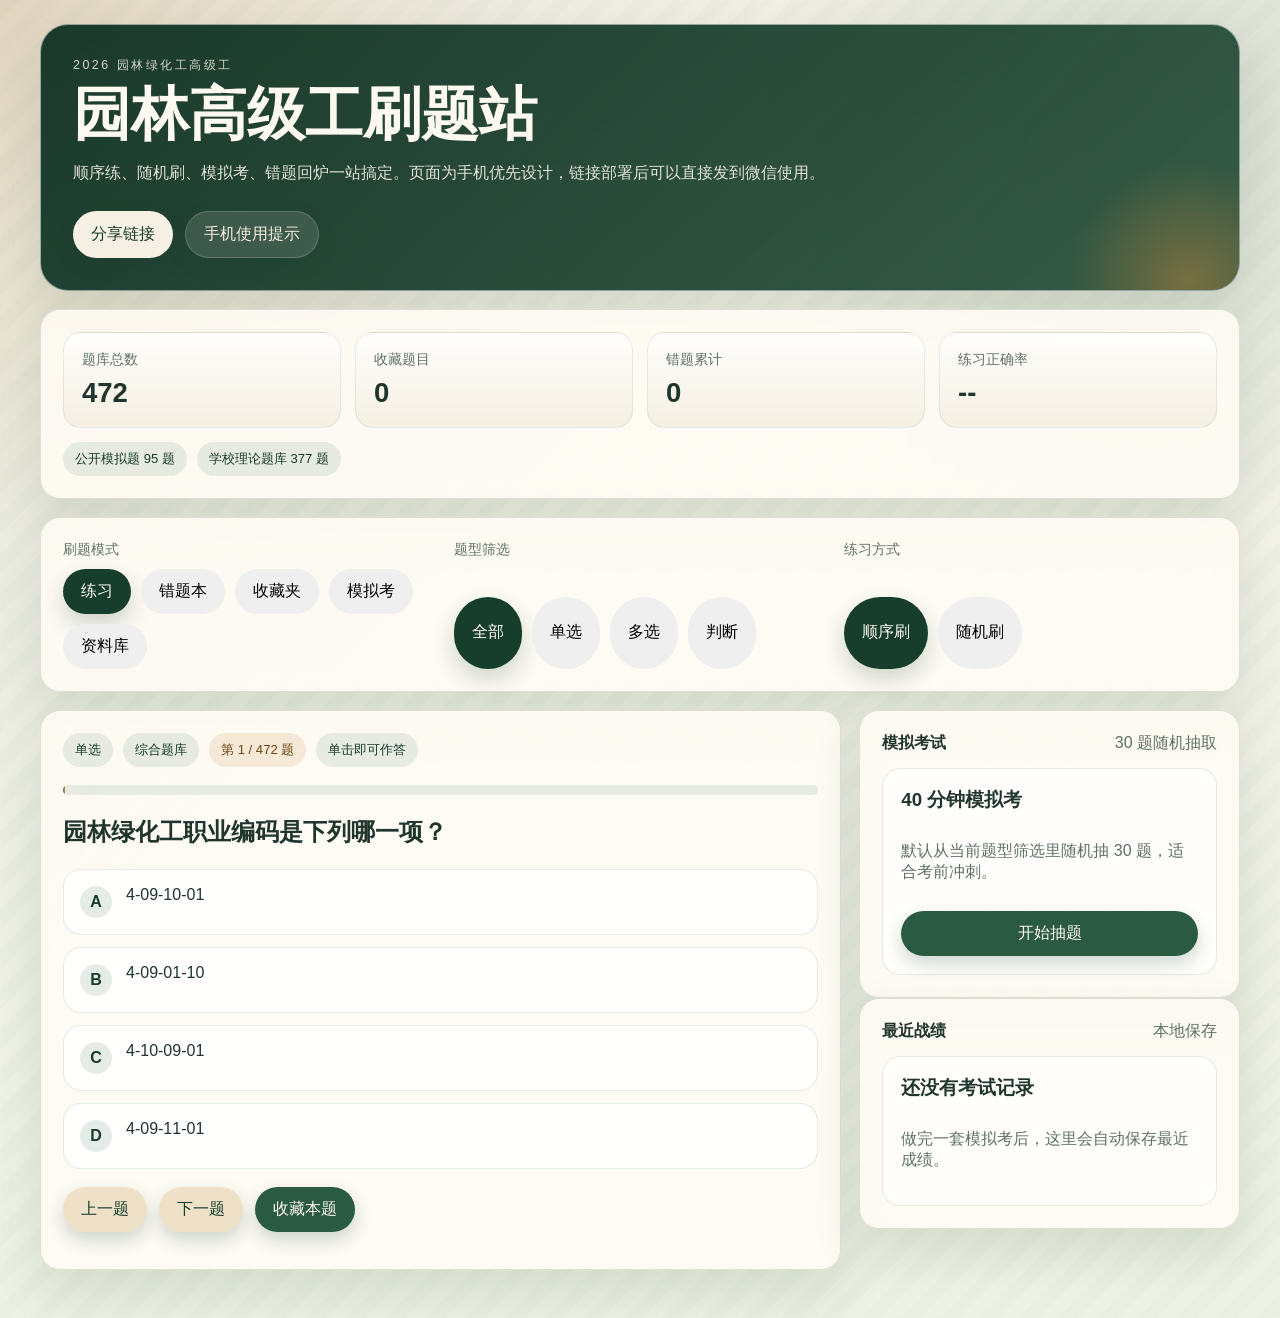
<file: index.html>
<!doctype html>
<html lang="zh-CN">
  <head>
    <meta charset="UTF-8" />
    <meta
      name="viewport"
      content="width=device-width, initial-scale=1, viewport-fit=cover"
    />
    <title>园林高级工刷题站</title>
    <meta
      name="description"
      content="2026年园林绿化工高级工模拟题库刷题站，支持手机刷题、错题本、收藏夹和模拟考试。"
    />
    <meta name="theme-color" content="#274c3d" />
    <link rel="icon" href="./assets/icon.svg" type="image/svg+xml" />
    <link rel="manifest" href="./manifest.webmanifest" />
    <link rel="stylesheet" href="./styles.css" />
  </head>
  <body>
    <div class="app-shell">
      <header class="hero">
        <div class="hero__copy">
          <p class="eyebrow">2026 园林绿化工高级工</p>
          <h1>园林高级工刷题站</h1>
          <p class="hero__text">
            顺序练、随机刷、模拟考、错题回炉一站搞定。页面为手机优先设计，链接部署后可以直接发到微信使用。
          </p>
        </div>
        <div class="hero__actions">
          <button id="shareButton" class="button button--light" type="button">分享链接</button>
          <button id="installHintButton" class="button button--ghost" type="button">手机使用提示</button>
        </div>
      </header>

      <main class="layout">
        <section class="panel panel--stats">
          <div class="stat-grid" id="statGrid"></div>
          <div class="source-strip" id="sourceStrip"></div>
        </section>

        <section class="panel panel--controls">
          <div class="toolbar">
            <div class="toolbar__block">
              <span class="toolbar__label">刷题模式</span>
              <div class="segmented" id="viewTabs"></div>
            </div>
            <div class="toolbar__block">
              <span class="toolbar__label">题型筛选</span>
              <div class="chip-row" id="typeFilters"></div>
            </div>
            <div class="toolbar__block" id="practiceControls">
              <span class="toolbar__label">练习方式</span>
              <div class="segmented" id="practiceOrderTabs"></div>
            </div>
          </div>
        </section>

        <section class="layout__content">
          <div class="panel panel--question">
            <div id="questionArea"></div>
          </div>

          <aside class="side-panel">
            <section class="panel">
              <div class="panel__header">
                <h2>模拟考试</h2>
                <span class="muted">30 题随机抽取</span>
              </div>
              <div id="examCard"></div>
            </section>

            <section class="panel">
              <div class="panel__header">
                <h2>最近战绩</h2>
                <span class="muted">本地保存</span>
              </div>
              <div id="historyArea"></div>
            </section>
          </aside>
        </section>
      </main>
    </div>

    <dialog id="tipsDialog" class="dialog">
      <div class="dialog__content">
        <h2>手机和微信使用建议</h2>
        <ul class="dialog__list">
          <li>把站点部署到公网后，直接复制网址发到微信聊天或收藏即可。</li>
          <li>iPhone 可以在 Safari 中“添加到主屏幕”，安卓可在浏览器里“安装应用”。</li>
          <li>如果在微信里打开，建议点右上角用系统浏览器打开，体验会更顺滑。</li>
        </ul>
        <button id="closeTipsButton" class="button" type="button">我知道了</button>
      </div>
    </dialog>

    <script type="module" src="./app.js"></script>
  </body>
</html>
</file>
<file: styles.css>
:root {
  color-scheme: light;
  --bg: #f3efe3;
  --bg-soft: #f7f5ee;
  --card: rgba(255, 252, 245, 0.88);
  --card-strong: #fffdf8;
  --line: rgba(48, 74, 58, 0.15);
  --text: #20352b;
  --muted: #5f7166;
  --brand: #2b5a43;
  --brand-strong: #173d2c;
  --accent: #c8893c;
  --accent-soft: #efe0c8;
  --danger: #b3492b;
  --success: #23643b;
  --shadow: 0 22px 50px rgba(31, 55, 44, 0.12);
  --radius-xl: 28px;
  --radius-lg: 20px;
  --radius-md: 14px;
  --radius-sm: 10px;
  --font-display: "STZhongsong", "Songti SC", "Noto Serif CJK SC", serif;
  --font-body: "PingFang SC", "Hiragino Sans GB", "Microsoft YaHei", sans-serif;
}

* {
  box-sizing: border-box;
}

html {
  min-height: 100%;
  background:
    radial-gradient(circle at top left, rgba(200, 137, 60, 0.18), transparent 30%),
    radial-gradient(circle at right 10% top 10%, rgba(53, 112, 83, 0.16), transparent 24%),
    linear-gradient(180deg, #f4f1e7 0%, #edf2e4 100%);
}

body {
  margin: 0;
  min-height: 100vh;
  color: var(--text);
  font-family: var(--font-body);
  background:
    linear-gradient(135deg, rgba(32, 53, 43, 0.05), transparent 40%),
    repeating-linear-gradient(
      135deg,
      rgba(43, 90, 67, 0.02) 0,
      rgba(43, 90, 67, 0.02) 14px,
      transparent 14px,
      transparent 28px
    );
}

button,
input {
  font: inherit;
}

.app-shell {
  width: min(1200px, calc(100% - 24px));
  margin: 0 auto;
  padding: 24px 0 48px;
}

.hero {
  position: relative;
  overflow: hidden;
  display: grid;
  gap: 24px;
  padding: 32px;
  border: 1px solid rgba(255, 255, 255, 0.5);
  border-radius: var(--radius-xl);
  color: #fdf8f0;
  background:
    linear-gradient(140deg, rgba(18, 50, 36, 0.96), rgba(38, 79, 58, 0.92)),
    linear-gradient(0deg, rgba(255, 255, 255, 0.06), rgba(255, 255, 255, 0.06));
  box-shadow: var(--shadow);
}

.hero::after {
  content: "";
  position: absolute;
  inset: auto -80px -120px auto;
  width: 260px;
  height: 260px;
  border-radius: 50%;
  background: radial-gradient(circle, rgba(200, 137, 60, 0.45), transparent 65%);
}

.eyebrow {
  margin: 0 0 10px;
  letter-spacing: 0.2em;
  text-transform: uppercase;
  font-size: 0.78rem;
  opacity: 0.82;
}

.hero h1 {
  margin: 0;
  font-family: var(--font-display);
  font-size: clamp(2rem, 5vw, 3.6rem);
  line-height: 1.06;
}

.hero__text {
  max-width: 760px;
  margin: 14px 0 0;
  font-size: 1rem;
  line-height: 1.75;
  color: rgba(253, 248, 240, 0.88);
}

.hero__actions {
  display: flex;
  flex-wrap: wrap;
  gap: 12px;
}

.layout {
  display: grid;
  gap: 18px;
  margin-top: 18px;
}

.layout__content {
  display: grid;
  grid-template-columns: minmax(0, 2fr) minmax(300px, 0.95fr);
  gap: 18px;
  align-items: start;
}

.panel {
  padding: 22px;
  border: 1px solid var(--line);
  border-radius: var(--radius-lg);
  background: var(--card);
  backdrop-filter: blur(10px);
  box-shadow: var(--shadow);
}

.panel--question {
  min-height: 560px;
}

.panel__header {
  display: flex;
  align-items: center;
  justify-content: space-between;
  gap: 12px;
  margin-bottom: 14px;
}

.panel__header h2 {
  margin: 0;
  font-size: 1rem;
}

.toolbar {
  display: grid;
  grid-template-columns: repeat(3, minmax(0, 1fr));
  gap: 18px;
}

.toolbar__block {
  display: grid;
  gap: 10px;
}

.toolbar__label {
  font-size: 0.88rem;
  color: var(--muted);
}

.segmented,
.chip-row {
  display: flex;
  flex-wrap: wrap;
  gap: 10px;
}

.button,
.segmented button,
.chip-row button,
.exam-option,
.option-button,
.card-link {
  cursor: pointer;
  border: none;
  border-radius: 999px;
  transition:
    transform 160ms ease,
    box-shadow 160ms ease,
    background 160ms ease,
    color 160ms ease,
    border-color 160ms ease;
}

.button,
.segmented button,
.chip-row button,
.card-link {
  padding: 12px 18px;
}

.button:hover,
.segmented button:hover,
.chip-row button:hover,
.option-button:hover,
.card-link:hover {
  transform: translateY(-1px);
}

.button {
  color: #fefaf3;
  background: var(--brand);
  box-shadow: 0 8px 18px rgba(23, 61, 44, 0.2);
}

.button--light {
  color: var(--brand-strong);
  background: #f5efe4;
}

.button--ghost {
  color: #f7f0e3;
  background: rgba(255, 255, 255, 0.12);
  border: 1px solid rgba(255, 255, 255, 0.18);
}

.button--muted {
  color: var(--brand-strong);
  background: var(--accent-soft);
}

.button--danger {
  background: var(--danger);
  color: #fff8f5;
}

.is-active {
  color: #fffaf4;
  background: var(--brand-strong) !important;
  box-shadow: 0 10px 22px rgba(23, 61, 44, 0.2);
}

.stat-grid {
  display: grid;
  grid-template-columns: repeat(4, minmax(0, 1fr));
  gap: 14px;
}

.source-strip {
  display: flex;
  flex-wrap: wrap;
  gap: 10px;
  margin-top: 14px;
}

.stat-card {
  padding: 18px;
  border-radius: 18px;
  background: linear-gradient(180deg, rgba(255, 255, 255, 0.76), rgba(244, 238, 225, 0.9));
  border: 1px solid rgba(43, 90, 67, 0.1);
}

.stat-card__label {
  margin: 0;
  color: var(--muted);
  font-size: 0.86rem;
}

.stat-card__value {
  margin: 8px 0 0;
  font-size: 1.72rem;
  font-weight: 700;
}

.question-shell {
  display: grid;
  gap: 18px;
}

.question-meta {
  display: flex;
  flex-wrap: wrap;
  gap: 10px;
  align-items: center;
}

.badge {
  display: inline-flex;
  align-items: center;
  gap: 6px;
  padding: 8px 12px;
  border-radius: 999px;
  font-size: 0.82rem;
  color: var(--brand-strong);
  background: rgba(43, 90, 67, 0.1);
}

.badge--accent {
  color: #6d4614;
  background: rgba(200, 137, 60, 0.15);
}

.progress-bar {
  position: relative;
  height: 10px;
  overflow: hidden;
  border-radius: 999px;
  background: rgba(43, 90, 67, 0.1);
}

.progress-bar__fill {
  height: 100%;
  border-radius: inherit;
  background: linear-gradient(90deg, #2d6a4b, #ca8f49);
  transition: width 180ms ease;
}

.question-title {
  margin: 0;
  font-size: clamp(1.2rem, 2vw, 1.5rem);
  line-height: 1.6;
}

.option-list {
  display: grid;
  gap: 12px;
}

.option-button {
  display: flex;
  gap: 14px;
  width: 100%;
  padding: 16px;
  text-align: left;
  border: 1px solid rgba(43, 90, 67, 0.12);
  border-radius: 18px;
  color: var(--text);
  background: rgba(255, 255, 255, 0.78);
}

.option-button__key {
  flex: none;
  display: inline-grid;
  place-items: center;
  width: 32px;
  height: 32px;
  border-radius: 50%;
  color: var(--brand-strong);
  background: rgba(43, 90, 67, 0.12);
  font-weight: 700;
}

.option-button.is-selected {
  border-color: rgba(200, 137, 60, 0.6);
  background: rgba(200, 137, 60, 0.16);
}

.option-button.is-correct {
  border-color: rgba(35, 100, 59, 0.28);
  background: rgba(35, 100, 59, 0.12);
}

.option-button.is-wrong {
  border-color: rgba(179, 73, 43, 0.24);
  background: rgba(179, 73, 43, 0.1);
}

.action-row {
  display: flex;
  flex-wrap: wrap;
  gap: 12px;
}

.result-box,
.summary-box,
.empty-state,
.history-list,
.exam-grid,
.resource-grid {
  display: grid;
  gap: 12px;
}

.result-box,
.summary-box,
.empty-state {
  padding: 18px;
  border-radius: 18px;
  background: rgba(255, 255, 255, 0.72);
  border: 1px solid rgba(43, 90, 67, 0.12);
}

.result-box[data-tone="success"] {
  border-color: rgba(35, 100, 59, 0.2);
  background: rgba(35, 100, 59, 0.1);
}

.result-box[data-tone="danger"] {
  border-color: rgba(179, 73, 43, 0.18);
  background: rgba(179, 73, 43, 0.08);
}

.result-box h3,
.summary-box h3,
.empty-state h3 {
  margin: 0;
}

.muted {
  color: var(--muted);
}

.exam-grid {
  grid-template-columns: repeat(5, minmax(0, 1fr));
}

.exam-option {
  min-height: 42px;
  padding: 0;
  color: var(--brand-strong);
  background: rgba(43, 90, 67, 0.08);
}

.exam-option.is-current {
  color: #fffaf4;
  background: var(--brand);
}

.exam-option.is-answered {
  background: rgba(200, 137, 60, 0.28);
}

.history-item {
  display: flex;
  align-items: center;
  justify-content: space-between;
  gap: 12px;
  padding: 12px 0;
  border-bottom: 1px solid rgba(43, 90, 67, 0.1);
}

.history-item:last-child {
  border-bottom: none;
}

.resource-grid {
  grid-template-columns: repeat(2, minmax(0, 1fr));
}

.resource-card {
  display: grid;
  gap: 12px;
  padding: 18px;
  border: 1px solid rgba(43, 90, 67, 0.12);
  border-radius: 18px;
  background: rgba(255, 255, 255, 0.78);
}

.resource-card h3,
.resource-card p {
  margin: 0;
}

.resource-card__type {
  font-size: 0.82rem;
  color: var(--muted);
}

.resource-card__actions {
  display: flex;
  flex-wrap: wrap;
  gap: 10px;
}

.link-button {
  display: inline-flex;
  align-items: center;
  justify-content: center;
  padding: 12px 18px;
  text-decoration: none;
}

.dialog {
  width: min(520px, calc(100% - 24px));
  padding: 0;
  border: none;
  border-radius: 22px;
  background: transparent;
}

.dialog::backdrop {
  background: rgba(21, 30, 25, 0.48);
}

.dialog__content {
  padding: 24px;
  border-radius: 22px;
  background: #fffdf8;
}

.dialog__content h2 {
  margin-top: 0;
}

.dialog__list {
  margin: 0 0 18px;
  padding-left: 18px;
  line-height: 1.8;
}

.screen-reader-only {
  position: absolute;
  width: 1px;
  height: 1px;
  padding: 0;
  margin: -1px;
  overflow: hidden;
  clip: rect(0, 0, 0, 0);
  white-space: nowrap;
  border: 0;
}

@media (max-width: 960px) {
  .layout__content,
  .toolbar,
  .stat-grid,
  .resource-grid {
    grid-template-columns: 1fr;
  }

  .side-panel {
    display: grid;
    gap: 18px;
  }
}

@media (max-width: 640px) {
  .app-shell {
    width: min(100% - 16px, 100%);
    padding: 12px 0 28px;
  }

  .hero,
  .panel {
    padding: 18px;
    border-radius: 22px;
  }

  .hero__actions,
  .action-row,
  .panel__header {
    align-items: stretch;
  }

  .button,
  .segmented button,
  .chip-row button,
  .card-link,
  .link-button {
    width: 100%;
    justify-content: center;
  }

  .exam-grid {
    grid-template-columns: repeat(4, minmax(0, 1fr));
  }
}
</file>
